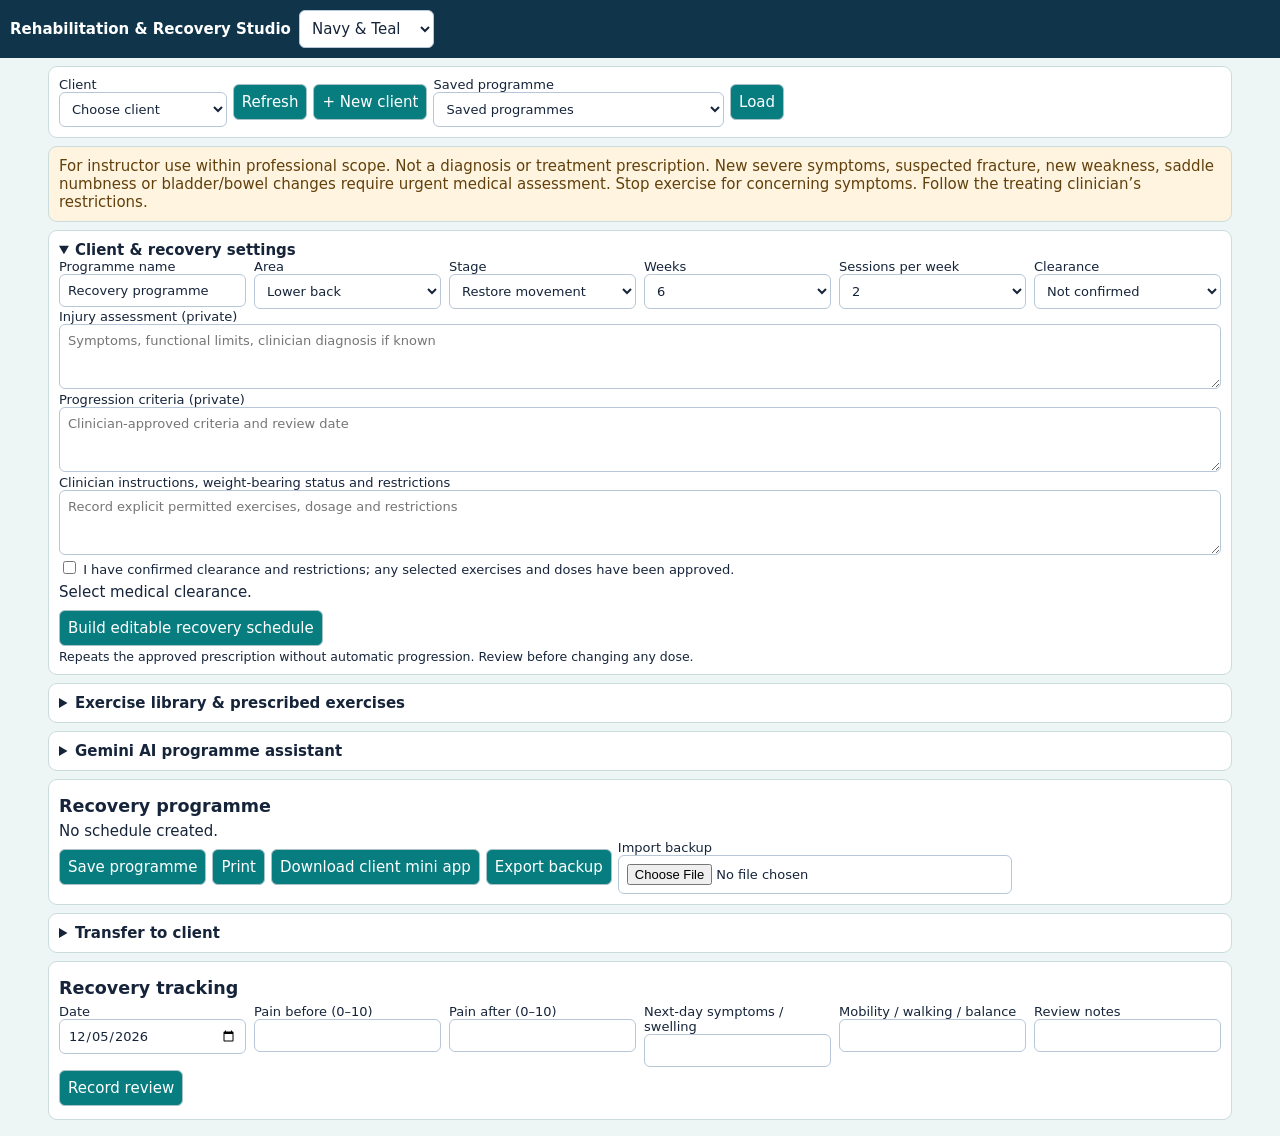
<file: rehab.html>
<!doctype html><html lang="en"><head><meta charset="utf-8"><meta name="viewport" content="width=device-width,initial-scale=1"><title>Recovery Studio</title><style> *{box-sizing:border-box}body{font:15px system-ui;margin:0;background:#edf5f5;color:#173448}header{background:#164b58;color:white;padding:10px}main{padding:8px;max-width:1200px;margin:auto}section,details{background:white;border:1px solid #cbdcdd;border-radius:9px;padding:10px;margin-bottom:8px}h2,h3,p{margin:6px 0}summary{font-weight:bold;cursor:pointer}.grid{display:grid;grid-template-columns:repeat(auto-fit,minmax(min(100%,180px),1fr));gap:8px}label{display:block;font-size:13px}input,select,textarea,button{font:inherit;padding:8px;border:1px solid #a9c2c6;border-radius:6px;max-width:100%}input:not([type=checkbox]),select,textarea{width:100%}button{background:#17616b;color:white;cursor:pointer;margin:3px 0}button:disabled{opacity:.45}textarea{min-height:65px}.warn{background:#fff4df;color:#62400c}.row{display:flex;flex-wrap:wrap;gap:6px;align-items:center}small{display:block}table{width:100%;border-collapse:collapse}td,th{padding:5px;border-bottom:1px solid #ddd;text-align:left}@media print{header,.controls,button,details{display:none!important}body{background:white}section{break-inside:avoid}}</style><link rel="stylesheet" href="client-themes.css"><style>@media screen{html[data-client-theme] section:not(.warn),html[data-client-theme] details{background:var(--ct-panel,#fff);border-color:var(--ct-border,#cbdcdd)}html[data-client-theme] button{background:var(--ct-accent);color:white}header{display:flex;align-items:center;gap:8px;flex-wrap:wrap}header select{width:auto}#plan details{margin:4px 0} } @media print{#plan details{display:block!important}#plan details>*{display:block!important}}</style></head><body><header><strong>Rehabilitation & Recovery Studio</strong> <span id="themeSlot"></span></header><main><section class="controls"><div class="row"><label>Client <select id="client"><option value="">Choose client</option></select></label><button id="refresh">Refresh</button><button id="newClient">+ New client</button><label>Saved programme <select id="saved"></select></label><button id="load">Load</button></div></section><section class="warn">For instructor use within professional scope. Not a diagnosis or treatment prescription. New severe symptoms, suspected fracture, new weakness, saddle numbness or bladder/bowel changes require urgent medical assessment. Stop exercise for concerning symptoms. Follow the treating clinician’s restrictions.</section><details open class="controls"><summary>Client & recovery settings</summary><div class="grid"><label>Programme name<input id="name" value="Recovery programme"></label><label>Area<select id="area"></select></label><label>Stage<select id="stage"><option>Restore movement</option><option>Restore stability</option><option>Rebuild strength</option><option>Return to activity</option></select></label><label>Weeks<select id="weeks"><option>2</option><option>4</option><option selected>6</option><option>8</option><option>12</option><option>16</option></select></label><label>Sessions per week<select id="sessions"><option>1</option><option selected>2</option><option>3</option></select></label><label>Clearance<select id="clearance"><option value="">Not confirmed</option><option>Cleared with restrictions</option><option>Cleared for prescribed exercise</option><option>Cleared for exercise without additional restrictions</option></select></label></div><label>Injury assessment (private)<textarea id="assessment" placeholder="Symptoms, functional limits, clinician diagnosis if known"></textarea></label><label>Progression criteria (private)<textarea id="criteria" placeholder="Clinician-approved criteria and review date"></textarea></label><label>Clinician instructions, weight-bearing status and restrictions<textarea id="restrictions" placeholder="Record explicit permitted exercises, dosage and restrictions"></textarea></label><label><input type="checkbox" id="confirm"> I have confirmed clearance and restrictions; any selected exercises and doses have been approved.</label><p id="clearanceStatus" role="status" aria-live="polite"></p><button id="generate">Build editable recovery schedule</button><small>Repeats the approved prescription without automatic progression. Review before changing any dose.</small></details><details class="controls"><summary>Exercise library & prescribed exercises</summary><input id="search" placeholder="Search exercise examples"><div id="library" class="grid"></div><h3>Add clinician-prescribed exercise</h3><div class="grid"><label>Exercise<input id="exname"></label><label>Prescribed dose (sets, reps, hold)<input id="dose"></label><label>Instructions / precautions<input id="notes"></label></div><button id="add">Add to prescription</button><div id="selected"></div></details><details class="controls"><summary>Gemini AI programme assistant</summary><p>Choose AI design for exercise suggestions or prescribed mode to organise existing exercises. Review the exact request before sending.</p><label>AI mode<select id="aiMode"><option value="design">AI programme generator</option><option value="prescribed">Physiotherapist prescribed programme</option></select></label><div id="aiDesignSettings"><label>Available equipment<input id="aiEquipment" value="Bodyweight" placeholder="Bands, chair, gym equipment"></label><label>Anonymous AI brief<textarea id="aiContext" placeholder="Functional limitations, permitted movements, symptoms and restrictions. No identifying information."></textarea></label><small>Include all relevant restrictions here before sending. Private assessment fields are not sent automatically.</small></div><label>Shared Gemini key<input id="aiKey" type="password" autocomplete="off"></label><label>Gemini model<select id="aiModel"><option value="">Automatic (Flash)</option></select></label><button id="refreshModels" type="button">Load available models</button><button id="saveKey">Save key</button><button id="aiTest" type="button">Test Gemini connection</button><p id="aiStatus" role="status" aria-live="polite"></p><button id="aiGenerate">Generate AI schedule draft</button></details><section><h3>Recovery programme</h3><div id="plan">No schedule created.</div><div class="row controls"><button id="save">Save programme</button><button id="print">Print</button><button id="mini">Download client mini app</button><button id="export">Export backup</button><label>Import backup<input type="file" id="import" accept="application/json"></label></div></section><details class="controls"><summary>Transfer to client</summary><button id="transfer">Send editable draft</button><p>Review the draft before saving or publishing. No automatic publishing.</p></details><section><h3>Recovery tracking</h3><div class="grid controls"><label>Date<input type="date" id="date"></label><label>Pain before (0–10)<input type="number" min="0" max="10" id="before"></label><label>Pain after (0–10)<input type="number" min="0" max="10" id="after"></label><label>Next-day symptoms / swelling<input id="next"></label><label>Mobility / walking / balance<input id="mobility"></label><label>Review notes<input id="review"></label></div><button id="record">Record review</button><div id="records"></div></section><p id="status" role="status"></p></main><script src="hub-ai.js"></script><script src="rehab.js"></script><script src="rehab-v5.js"></script><script src="rehab-v53.js"></script></body></html>
</file>
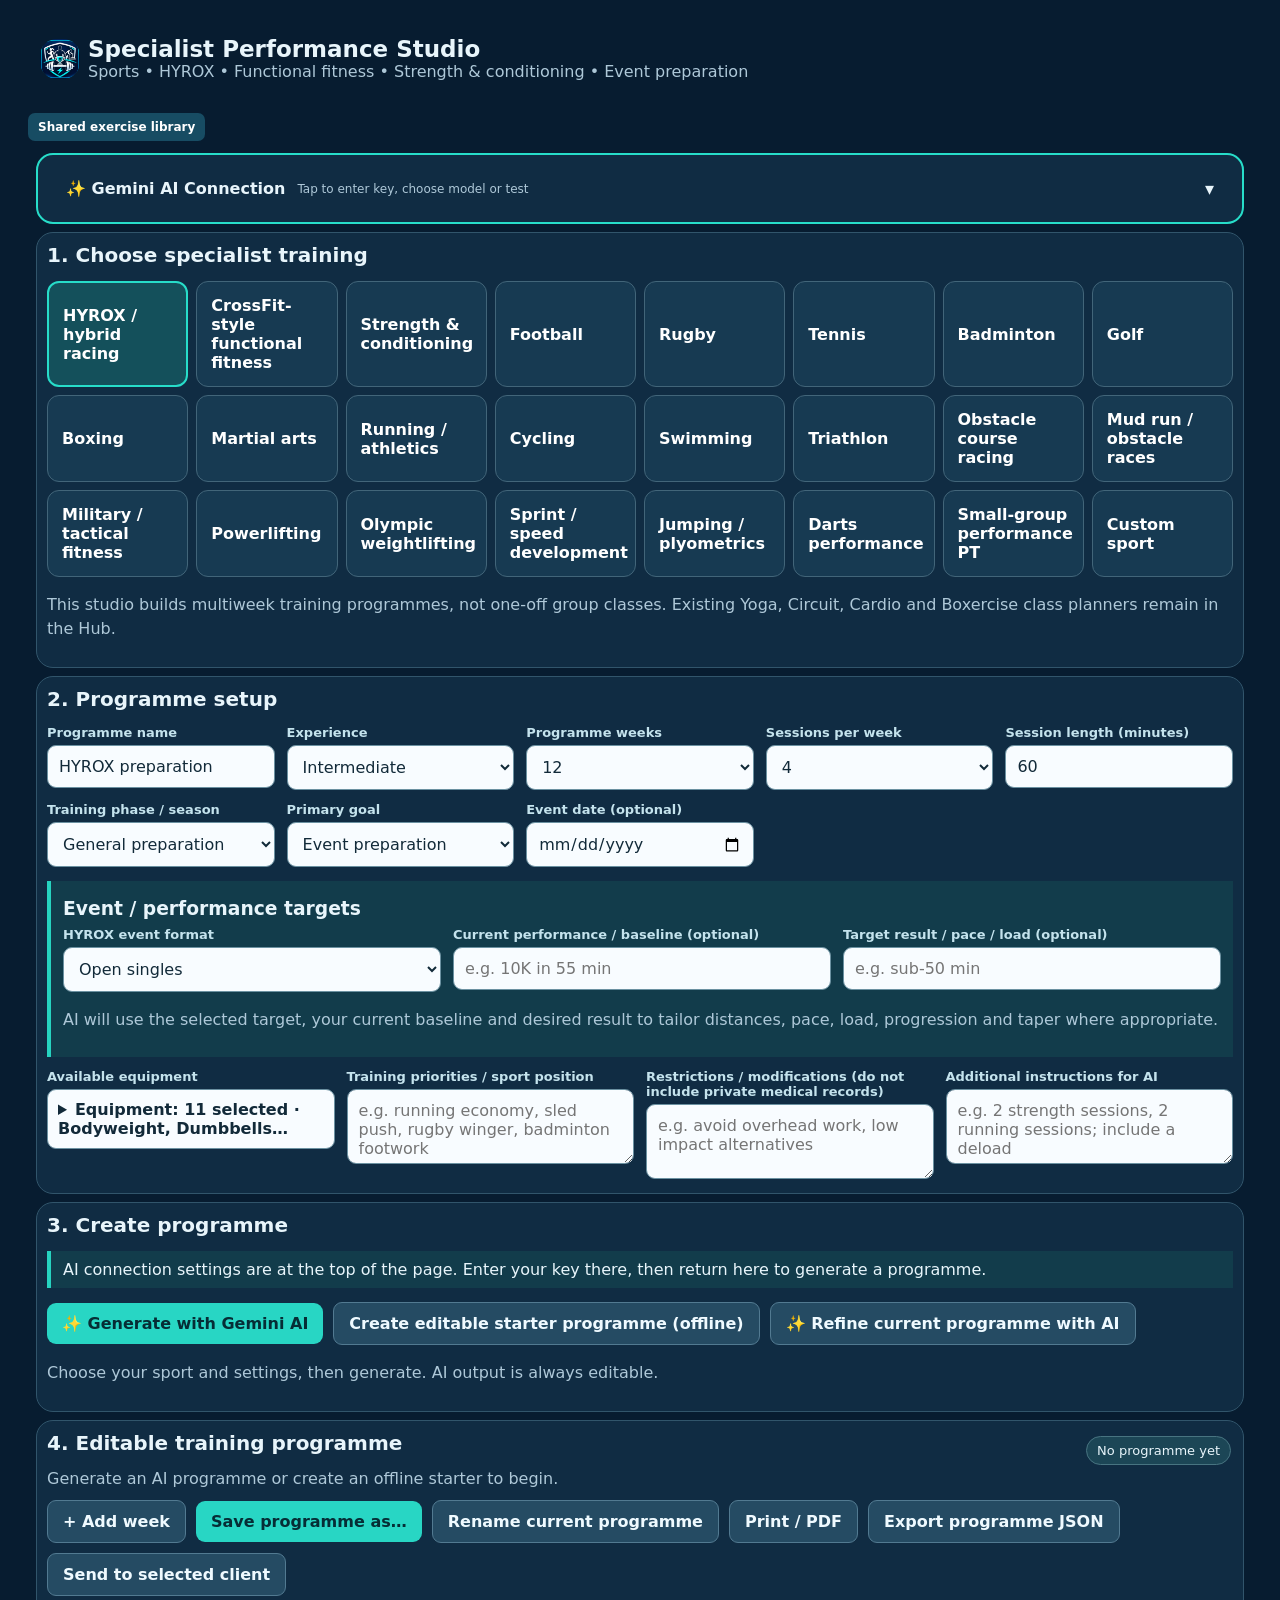
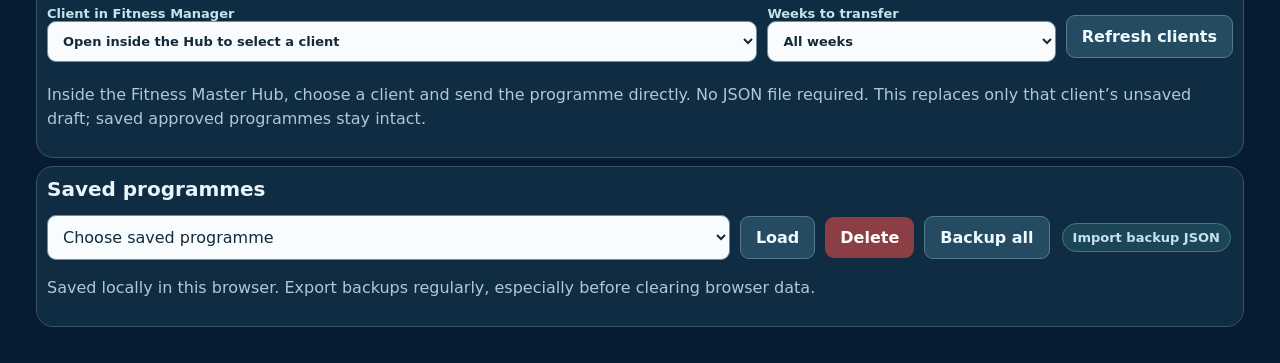
<file: specialist-performance.html>
<!doctype html><html lang="en"><head><script src="shared-exercises.js"></script><script src="shared-ui.js"></script><script src="hub-ai.js"></script><meta charset="utf-8"><meta name="viewport" content="width=device-width,initial-scale=1"><meta name="theme-color" content="#071c30"><title>Specialist Performance Studio V6</title><link rel="icon" href="specialist-icon.png"><style>
:root{font-family:system-ui,-apple-system,Segoe UI,sans-serif;background:#071c30;color:#e8f5fb}*{box-sizing:border-box}body{margin:0;padding:clamp(12px,2.5vw,28px);max-width:1450px;margin:auto}h1{margin:0;font-size:clamp(23px,3vw,34px)}h2{margin:0 0 14px;font-size:20px}h3{margin:8px 0}p{line-height:1.5}.muted,small{color:#aec8d8}.head{display:flex;gap:16px;align-items:center;margin-bottom:20px}.head img{width:76px;height:76px;border-radius:17px}.panel{background:#102c43;border:1px solid #31556b;border-radius:17px;padding:18px;margin:14px 0}.grid{display:grid;grid-template-columns:repeat(auto-fit,minmax(190px,1fr));gap:12px}.row{display:flex;gap:10px;flex-wrap:wrap;align-items:center}.types{display:grid;grid-template-columns:repeat(auto-fit,minmax(140px,1fr));gap:8px}.type{background:#173a52;color:white;border:1px solid #426579;text-align:left;padding:14px;border-radius:12px;font-weight:650;cursor:pointer}.type.active{border:2px solid #27ddc9;background:#14505b}label{display:block;font-size:13px;font-weight:650;color:#c4e3ed;margin-bottom:5px}input,select,textarea{width:100%;padding:11px;border-radius:9px;border:1px solid #6b91a1;background:#f8fcff;color:#122a39;font:inherit}textarea{min-height:75px}button{font:inherit;font-weight:700;padding:11px 15px;border:0;border-radius:9px;background:#28d6c4;color:#062d35;cursor:pointer}button.alt{background:#254b63;color:#effaff;border:1px solid #527a91}button.warn{background:#8b3e43;color:white}button:disabled{opacity:.5;cursor:wait}.field{min-width:0}.pill{display:inline-block;background:#1c4656;border:1px solid #487481;border-radius:30px;padding:6px 10px;font-size:13px;margin:2px}.workout{border:1px solid #40677b;background:#0a2539;border-radius:12px;padding:12px;margin:10px 0}.exercise{display:grid;grid-template-columns:2fr 1fr 1fr 1fr 2fr auto;gap:6px;align-items:center;margin:6px 0}.exercise input{padding:7px;font-size:13px}.exercise button{padding:7px 10px}.week{border:1px solid #41677c;border-radius:13px;margin:12px 0;overflow:hidden}.week>summary{padding:13px;background:#173b52;font-weight:750;cursor:pointer}.weekbody{padding:12px}.notice{border-left:4px solid #26d3c0;padding:9px 12px;background:#123c4b;margin:12px 0}.hide{display:none!important}@media(max-width:700px){.exercise{grid-template-columns:1fr 1fr}.exercise input:first-child{grid-column:1/-1}.head img{width:58px;height:58px}}@media print{body{background:white;color:black}.noprint{display:none!important}.panel,.week,.workout{border:1px solid #999;background:white;color:black;break-inside:avoid}.week>summary{background:#eee;color:black}input{border:0;color:black}button{display:none}}
.equipment-picker{background:#f8fcff;color:#122a39;border-radius:9px;border:1px solid #6b91a1;padding:10px}.equipment-picker summary{cursor:pointer;font-weight:650}.equipment-options{display:grid;grid-template-columns:repeat(auto-fit,minmax(165px,1fr));gap:6px;max-height:220px;overflow:auto;margin-top:10px}.equipment-options label{color:#17394a;font-size:13px;display:flex;align-items:center;gap:7px;margin:0;padding:5px}.equipment-options input{width:auto;accent-color:#007e80}.equipment-picker button{font-size:12px;padding:7px 10px}
/* Dedicated compact print layout: complete programme, regardless of collapsed weeks */
#printSheet{display:none}
@media print{
 @page{size:A4 portrait;margin:10mm 11mm}
 body{margin:0!important;padding:0!important;max-width:none!important;background:#fff!important;color:#111!important;font:9pt/1.22 Arial,sans-serif!important}
 body>*:not(#printSheet){display:none!important}
 #printSheet{display:block!important;width:100%!important;color:#111!important}
 #printSheet h1{font-size:16pt;margin:0 0 3mm;color:#111}
 #printSheet .ps-meta{font-size:8.5pt;margin:0 0 4mm;color:#333}
 #printSheet .ps-week{margin:0 0 4mm;break-before:auto;page-break-before:auto}
 #printSheet .ps-weekhead{background:#e9eff2!important;-webkit-print-color-adjust:exact;print-color-adjust:exact;border:1px solid #aaa;padding:1.5mm 2mm;font-weight:bold;font-size:10pt;break-after:avoid;page-break-after:avoid}
 #printSheet .ps-session{margin:2mm 0 3mm;break-inside:avoid;page-break-inside:avoid}
 #printSheet .ps-session-title{font-weight:bold;font-size:9pt;margin:0 0 1mm}
 #printSheet table{width:100%;border-collapse:collapse;table-layout:fixed;font-size:8pt}
 #printSheet th,#printSheet td{border:1px solid #bbb;padding:1mm 1.5mm;text-align:left;vertical-align:top;overflow-wrap:anywhere}
 #printSheet th{background:#f0f0f0!important;-webkit-print-color-adjust:exact;print-color-adjust:exact}
 #printSheet .ps-foot{font-size:7pt;color:#555;margin-top:3mm}
}
</style><style>.ai-compact{padding:0!important;overflow:hidden}.ai-compact-summary{display:flex;align-items:center;justify-content:space-between;gap:12px;padding:13px 18px;cursor:pointer;font-weight:750;font-size:16px;list-style:none}.ai-compact-summary::-webkit-details-marker{display:none}.ai-compact-summary:after{content:"▾";font-size:18px;margin-left:auto}.ai-compact[open] .ai-compact-summary:after{content:"▴"}.ai-compact-note{font-size:12px;font-weight:400;color:#aec8d8}.ai-compact-body{padding:0 18px 16px}.ai-compact-body .grid{margin-top:12px}@media(max-width:600px){.ai-compact-summary{flex-wrap:wrap}.ai-compact-note{width:100%}}</style><link rel="stylesheet" href="hub-v63.css">
<link rel="stylesheet" href="layout-v79.css"></head><body><header class="head"><img src="specialist-icon.png" alt="Specialist Performance Studio icon"><div><h1>Specialist Performance Studio</h1><div class="muted">Sports • HYROX • Functional fitness • Strength & conditioning • Event preparation</div></div></header>
<details class="panel noprint ai-compact" id="gemini-connection" style="border:2px solid #27ddc9"><summary class="ai-compact-summary">✨ Gemini AI Connection <span class="ai-compact-note">Tap to enter key, choose model or test</span></summary><div class="ai-compact-body"><p class="muted">Enter your Google AI Studio API key privately here. Never paste it into your GitHub files. API usage and limits are separate from your Gemini subscription.</p><div class="grid"><div><label for="key">Gemini API key</label><input id="key" type="password" autocomplete="off" placeholder="Paste your API key here"></div><div><label for="model">Gemini model</label><select id="model"><option value="gemini-2.5-flash">gemini-2.5-flash</option><option value="gemini-2.5-flash-lite">gemini-2.5-flash-lite</option><option value="gemini-2.0-flash">gemini-2.0-flash</option></select></div></div><div class="row" style="margin-top:12px"><button class="alt" id="models">Find available models</button><button class="alt" id="test">Test connection</button><label style="display:flex;align-items:center;gap:8px;margin:0"><input type="checkbox" id="rememberKey" style="width:auto"> Remember key on this device</label><button class="alt" id="clearKey" type="button">Clear saved key</button></div><p class="muted" id="keyHint">Without Remember enabled, your key is retained only for this browser session.</p></div></details><div class="panel noprint"><h2>1. Choose specialist training</h2><div id="types" class="types"></div><p class="muted">This studio builds multiweek training programmes, not one-off group classes. Existing Yoga, Circuit, Cardio and Boxercise class planners remain in the Hub.</p></div>
<div class="panel noprint"><h2>2. Programme setup</h2><div class="grid">
<div class="field"><label>Programme name</label><input id="name" value="HYROX preparation"></div><div class="field"><label>Experience</label><select id="level"><option>Beginner</option><option selected>Intermediate</option><option>Advanced</option><option>Competitive</option></select></div><div class="field"><label>Programme weeks</label><select id="weeks"><option>4</option><option>6</option><option>8</option><option selected>12</option><option>16</option><option>20</option><option>24</option></select></div><div class="field"><label>Sessions per week</label><select id="days"><option>2</option><option>3</option><option selected>4</option><option>5</option><option>6</option></select></div><div class="field"><label>Session length (minutes)</label><input id="minutes" type="number" min="15" max="180" value="60"></div><div class="field"><label>Training phase / season</label><select id="phase"><option>General preparation</option><option>Pre-season</option><option>In-season</option><option>Off-season</option><option>Event peak / taper</option></select></div><div class="field"><label>Primary goal</label><select id="goal"><option>Event preparation</option><option>Improve performance</option><option>Strength</option><option>Power and speed</option><option>Endurance</option><option>Body composition</option><option>Skill development</option><option>Return to regular training</option></select></div><div class="field"><label>Event date (optional)</label><input id="date" type="date"></div></div>
<div id="targetPanel" class="notice" style="margin-top:14px"><h3 id="targetHeading">Event / performance targets</h3><div class="grid"><div class="field"><label id="targetLabel">Target event or distance</label><select id="targetChoice"></select></div><div class="field" id="customTargetWrap" style="display:none"><label>Custom target (include units)</label><input id="customTarget" placeholder="e.g. 15 km or 400 m"></div><div class="field"><label>Current performance / baseline (optional)</label><input id="baseline" placeholder="e.g. 10K in 55 min"></div><div class="field"><label>Target result / pace / load (optional)</label><input id="targetResult" placeholder="e.g. sub-50 min"></div></div><p class="muted" id="targetHint">These targets are included in the AI instructions and saved with the programme.</p></div>
<div class="grid" style="margin-top:12px"><div><label>Available equipment</label><details id="equipmentDropdown" class="equipment-picker"><summary id="equipmentSummary">Select available equipment</summary><div id="equipmentChoices" class="equipment-options"></div><div class="row" style="margin-top:8px"><button type="button" class="alt" id="equipmentAll">Select all</button><button type="button" class="alt" id="equipmentNone">Clear all</button><button type="button" class="alt" id="equipmentAdd">+ Add equipment</button></div></details><input id="equipment" type="hidden"></div><div><label>Training priorities / sport position</label><textarea id="priorities" placeholder="e.g. running economy, sled push, rugby winger, badminton footwork"></textarea></div><div><label>Restrictions / modifications (do not include private medical records)</label><textarea id="limits" placeholder="e.g. avoid overhead work, low impact alternatives"></textarea></div><div><label>Additional instructions for AI</label><textarea id="instructions" placeholder="e.g. 2 strength sessions, 2 running sessions; include a deload"></textarea></div></div></div>
<div class="panel noprint"><h2>3. Create programme</h2><div class="notice" style="margin-bottom:12px">AI connection settings are at the top of the page. Enter your key there, then return here to generate a programme.</div><div class="row" style="margin-top:14px"><button id="ai">✨ Generate with Gemini AI</button><button class="alt" id="template">Create editable starter programme (offline)</button><button class="alt" id="refine">✨ Refine current programme with AI</button></div><p id="status" class="muted" aria-live="polite">Choose your sport and settings, then generate. AI output is always editable.</p></div>
<div class="panel" id="result"><div class="row"><h2 style="flex:1">4. Editable training programme</h2><span id="count" class="pill">No programme yet</span></div><div id="program" class="muted">Generate an AI programme or create an offline starter to begin.</div><div class="row noprint" style="margin-top:12px"><button id="addweek" class="alt">+ Add week</button><button id="save">Save programme as…</button><button id="rename" class="alt">Rename current programme</button><button id="print" class="alt">Print / PDF</button><button id="export" class="alt">Export programme JSON</button><button id="client" class="alt">Send to selected client</button></div><div class="row noprint" style="margin-top:10px"><label style="flex:1;min-width:190px">Client in Fitness Manager<select id="directClient"><option value="">Open inside the Hub to select a client</option></select></label><label>Weeks to transfer<select id="directWeeks"><option value="all">All weeks</option><option value="first">First week only</option></select></label><button class="alt" id="refreshClients" type="button">Refresh clients</button></div><p class="muted noprint" id="transferHint">Inside the Fitness Master Hub, choose a client and send the programme directly. No JSON file required. This replaces only that client’s unsaved draft; saved approved programmes stay intact.</p></div>
<div class="panel noprint"><h2>Saved programmes</h2><div class="row"><select id="saved" style="flex:1;min-width:200px"></select><button class="alt" id="load">Load</button><button class="warn" id="delete">Delete</button><button class="alt" id="backup">Backup all</button><label style="margin:0"><span class="pill">Import backup JSON</span><input type="file" id="import" accept="application/json,.json" style="display:none"></label></div><p class="muted">Saved locally in this browser. Export backups regularly, especially before clearing browser data.</p></div>
<div id="printSheet" aria-hidden="true"></div>
<script>
'use strict';const $=id=>document.getElementById(id);const TYPES=['HYROX / hybrid racing','CrossFit-style functional fitness','Strength & conditioning','Football','Rugby','Tennis','Badminton','Golf','Boxing','Martial arts','Running / athletics','Cycling','Swimming','Triathlon','Obstacle course racing','Mud run / obstacle races','Military / tactical fitness','Powerlifting','Olympic weightlifting','Sprint / speed development','Jumping / plyometrics','Darts performance','Small-group performance PT','Custom sport'];let type=TYPES[0],current=null;const STORE='specialist_performance_v1';const safe=s=>String(s??'').replace(/[&<>"']/g,c=>({'&':'&amp;','<':'&lt;','>':'&gt;','"':'&quot;',"'":'&#39;'}[c]));const uid=()=>Math.random().toString(36).slice(2)+Date.now().toString(36);const val=id=>$(id).value;const status=(s)=>$('status').textContent=s;
const TARGETS={
 'Running / athletics':{label:'Running event / distance',items:['5K','10K','Half marathon (21.1 km)','Marathon (42.2 km)','1 mile','1500 m','800 m','400 m','200 m','100 m','Ultramarathon','Trail running','Custom distance']},
 'Cycling':{label:'Cycling event / distance',items:['20 km time trial','40 km time trial','50 km sportive','100 km sportive','100 miles','Hill climb','Track sprint','Multi-day event','Custom distance']},
 'Swimming':{label:'Swimming event / distance',items:['50 m','100 m','200 m','400 m','800 m','1500 m','Open-water 1 km','Open-water 3 km','Open-water 5 km','Custom distance']},
 'Triathlon':{label:'Triathlon format',items:['Super sprint','Sprint','Olympic / standard','Middle distance / 70.3','Full distance','Duathlon','Aquathlon','Custom event']},
 'HYROX / hybrid racing':{label:'HYROX event format',items:['Open singles','Pro singles','Open doubles','Pro doubles','Mixed doubles','Relay','First event / general preparation','Custom event']},
 'CrossFit-style functional fitness':{label:'Performance emphasis',items:['General functional fitness','Competition preparation','Benchmark WOD','Olympic lifting','Gymnastics skills','Aerobic engine','Custom target']},
 'Strength & conditioning':{label:'Performance emphasis',items:['Maximal strength','Power / explosiveness','Strength endurance','Hypertrophy','Speed and agility','In-season maintenance','Custom target']},
 'Powerlifting':{label:'Lift / competition goal',items:['Full power meet','Squat 1RM','Bench press 1RM','Deadlift 1RM','Strength total','Custom target']},
 'Olympic weightlifting':{label:'Lift / competition goal',items:['Snatch','Clean and jerk','Competition total','Technique development','Custom target']},
 'Sprint / speed development':{label:'Sprint distance',items:['60 m','100 m','200 m','400 m','Acceleration 10–30 m','Repeated sprint ability','Custom distance']},
 'Mud run / obstacle races':{label:'Mud run format / distance',items:['First mud run / fun run','5 km','10 km','15 km','Half marathon distance','Long-course obstacle race','Custom distance']},
 'Obstacle course racing':{label:'Event distance',items:['5 km','10 km','Half marathon distance','Long-course obstacle race','Custom distance']},
 'Military / tactical fitness':{label:'Performance target',items:['1.5-mile run','2.4 km run','5 km run','Loaded march / ruck','Fitness assessment','Custom target']},
 'Darts performance':{label:'Performance focus',items:['Throwing consistency','Match endurance','Accuracy and checkout practice','Posture and shoulder endurance','Custom target']}
};
function targetSpec(){return TARGETS[type]||{label:'Sport-specific performance target',items:['General sport performance','Speed and agility','Strength and power','Endurance / conditioning','Skills and technique','Competition preparation','Custom target']}}
function updateTargetChoices(reset=true){const spec=targetSpec(),sel=$('targetChoice'),old=sel.value;$('targetLabel').textContent=spec.label;sel.innerHTML=spec.items.map(x=>`<option value="${safe(x)}">${safe(x)}</option>`).join('');if(!reset&&spec.items.includes(old))sel.value=old;updateCustomTarget()}
function updateCustomTarget(){const v=val('targetChoice');$('customTargetWrap').style.display=/custom/i.test(v)?'block':'none';$('targetHint').textContent='AI will use the selected target, your current baseline and desired result to tailor distances, pace, load, progression and taper where appropriate.'}
$('targetChoice').addEventListener('change',updateCustomTarget);
function renderTypes(){ $('types').innerHTML=TYPES.map((t,i)=>`<button class="type ${t===type?'active':''}" data-type="${i}">${safe(t)}</button>`).join('');$('types').querySelectorAll('[data-type]').forEach(b=>b.onclick=()=>{type=TYPES[+b.dataset.type];renderTypes();$('name').value=type+' programme';updateTargetChoices();});}renderTypes();updateTargetChoices();
const EQUIPMENT_DEFAULT=['Bodyweight','Dumbbells','Kettlebells','Barbell','Rack','Rower','SkiErg','Sled','Sandbag','Wall ball','Treadmill'];
const EQUIPMENT_EXTRA=['Bench','Resistance bands','Cable machine','Medicine ball','Pull-up bar','Gymnastics rings','Plyo box','Jump rope','Exercise bike','Air bike','Elliptical','TRX / suspension trainer','Yoga mat','BOSU','Agility ladder','Cones','Battle ropes','Weighted vest','Foam roller','Swimming pool','Track','Hurdles','Stairs','Heavy bag','Boxing pads','Tennis racket','Badminton racket','Football','Rugby ball'];
let equipmentOptions=Array.from(new Set([...EQUIPMENT_DEFAULT,...EQUIPMENT_EXTRA]));let equipmentSelected=new Set(EQUIPMENT_DEFAULT);
function syncEquipment(){const items=equipmentOptions.filter(x=>equipmentSelected.has(x));$('equipment').value=items.join(', ');$('equipmentSummary').textContent=items.length?`Equipment: ${items.length} selected · ${items.slice(0,2).join(', ')}${items.length>2?'…':''}`:'Equipment: None selected (bodyweight-only exercises)';}
function renderEquipment(){const box=$('equipmentChoices');box.replaceChildren();for(const item of equipmentOptions){const lab=document.createElement('label');const inp=document.createElement('input');inp.type='checkbox';inp.checked=equipmentSelected.has(item);inp.addEventListener('change',()=>{if(inp.checked)equipmentSelected.add(item);else equipmentSelected.delete(item);syncEquipment()});lab.append(inp,document.createTextNode(item));box.append(lab)}syncEquipment()}
$('equipmentAll').onclick=()=>{equipmentSelected=new Set(equipmentOptions);renderEquipment()};$('equipmentNone').onclick=()=>{equipmentSelected.clear();renderEquipment()};$('equipmentAdd').onclick=()=>{const x=prompt('Equipment name to add:')?.trim();if(!x)return;const found=equipmentOptions.find(a=>a.toLowerCase()===x.toLowerCase());if(!found)equipmentOptions.push(x);equipmentSelected.add(found||x);renderEquipment()};renderEquipment();
function config(){return {type,name:val('name').trim()||type+' programme',level:val('level'),weeks:+val('weeks'),days:+val('days'),minutes:+val('minutes')||60,phase:val('phase'),goal:val('goal'),date:val('date'),equipment:val('equipment'),priorities:val('priorities'),limits:val('limits'),instructions:val('instructions'),targetType:val('targetChoice'),customTarget:val('customTarget').trim(),baseline:val('baseline').trim(),targetResult:val('targetResult').trim()}}
const LIB={ocr:[['Trail run / walk','20–30 min','Conversational effort; use safe terrain'],['Hill repeats','4 × 45 sec','Walk downhill to recover'],['Bear crawl','3 × 15 m','Controlled trunk and shoulder position'],['Step-ups and reverse lunges','3 × 8 each','Use stable low step'],['Grip practice','3 × 20 sec','Supported hangs if safe equipment available; otherwise towel squeezes'],['Loaded carry','3 × 30 m','Use available weights or unloaded march'],['Obstacle transition practice','4 × 2 min','Alternate easy running and crawling; supervised low obstacles only'],['Rope / monkey bar preparation','3 × 6','Supported pulling if equipment available; otherwise prone arm pulls']],hyrox:[['Easy run / intervals','20–35 min','Aerobic base and technique'],['Sled push / pull','4 × 15–25 m','Controlled load and smooth transitions'],['SkiErg + rower','4 × 500 m','Sustainable race pace'],['Sandbag lunges + wall balls','3 × 12–20','Maintain technique under fatigue']],crossfit:[['Squat / hinge strength','4 × 5','Technical quality'],['EMOM conditioning','12–18 min','Scale intensity and movements'],['Pull / push gymnastics skill','4 × 6–10','Use regressions'],['Mixed-modal AMRAP','12–20 min','Steady sustainable pacing']],strength:[['Squat or trap-bar deadlift','4 × 5','Progress load gradually'],['Upper-body push and pull','3 × 8','Balanced movement patterns'],['Power / jumps','4 × 3','Fresh, explosive reps'],['Zone 2 conditioning','25 min','Easy aerobic work']],running:[['Easy aerobic run','30 min','Conversational effort'],['Intervals / tempo','5 × 3 min','Recovery between reps'],['Strength for runners','3 × 8','Hips, calves and trunk'],['Long aerobic session','45–75 min','Build gradually']],sports:[['Movement skills and agility','5 × 3 min','Sport-specific footwork'],['Lower-body strength','4 × 6','Unilateral control'],['Upper-body strength','3 × 8','Sport-specific push/pull'],['Intervals and recovery','6 × 2 min','Work:rest matched to sport']]};
function offline(){const c=config(),k=/obstacle|mud run/i.test(type)?'ocr':/hyrox/i.test(type)?'hyrox':/crossfit/i.test(type)?'crossfit':/strength|powerlift|weightlift|plyometric/i.test(type)?'strength':/running|athletics|triathlon/i.test(type)?'running':'sports',pool=LIB[k];const weeks=Array.from({length:c.weeks},(_,w)=>({name:'Week '+(w+1),focus:w===c.weeks-1?'Taper / review':(w+1)%4===0?'Recovery / deload':'Progressive training',sessions:Array.from({length:c.days},(_,d)=>({name:'Session '+(d+1),focus:['Strength','Conditioning','Skill','Endurance','Mixed'][d%5],exercises:[pool[d%pool.length],pool[(d+1)%pool.length],pool[(d+2)%pool.length]].map((x,i)=>({name:x[0],prescription:x[1],rest:i===0?'90s':'60s',notes:x[2]}))}))}));return {id:uid(),created:new Date().toISOString(),config:c,summary:'Editable starter structure; not an AI-generated or individually periodised training plan. Review progression and suitability before use.',weeks}};
function valid(p){if(!p||!Array.isArray(p.weeks)||!p.weeks.length)throw Error('Response has no training weeks');p.weeks=p.weeks.slice(0,24).map((w,i)=>({name:String(w.name||'Week '+(i+1)),focus:String(w.focus||''),sessions:(Array.isArray(w.sessions)?w.sessions:[]).slice(0,7).map((s,j)=>({name:String(s.name||'Session '+(j+1)),focus:String(s.focus||''),exercises:(Array.isArray(s.exercises)?s.exercises:[]).slice(0,18).map(e=>({name:String(e.name||'Exercise'),prescription:String(e.prescription||e.sets||''),rest:String(e.rest||''),notes:String(e.notes||'')}))}))}));p.id=p.id||uid();p.config=p.config||config();p.summary=String(p.summary||'');return p}
function show(){if(!current){$('program').textContent='Generate a programme to begin.';return}$('count').textContent=current.weeks.length+' weeks · '+current.weeks.reduce((n,w)=>n+w.sessions.length,0)+' sessions';$('program').innerHTML=`<h3>${safe(current.config.name)}</h3><p>${safe(current.summary)}</p><div class="row">${[current.config.type,current.config.level,current.config.goal].map(x=>`<span class="pill">${safe(x)}</span>`).join('')}</div>`+current.weeks.map((w,wi)=>`<details class="week" ${wi===0?'open':''}><summary>${safe(w.name)} — ${safe(w.focus)} (${w.sessions.length} sessions)</summary><div class="weekbody"><div class="row noprint"><button class="alt" data-action="addsession" data-w="${wi}">+ Session</button><button class="warn" data-action="delweek" data-w="${wi}">Delete week</button></div>${w.sessions.map((s,si)=>`<div class="workout"><div class="row"><input aria-label="Session name" data-w="${wi}" data-s="${si}" data-field="name" value="${safe(s.name)}" style="flex:1;min-width:150px"><input aria-label="Session focus" data-w="${wi}" data-s="${si}" data-field="focus" value="${safe(s.focus)}" style="flex:1;min-width:150px"><button class="alt noprint" data-action="addexercise" data-w="${wi}" data-s="${si}">+ Exercise</button><button class="warn noprint" data-action="delsession" data-w="${wi}" data-s="${si}">× Session</button></div>${s.exercises.map((e,ei)=>`<div class="exercise"><input aria-label="Exercise" data-w="${wi}" data-s="${si}" data-e="${ei}" data-field="name" value="${safe(e.name)}"><input aria-label="Sets / reps / time" data-w="${wi}" data-s="${si}" data-e="${ei}" data-field="prescription" value="${safe(e.prescription)}"><input aria-label="Rest" data-w="${wi}" data-s="${si}" data-e="${ei}" data-field="rest" value="${safe(e.rest)}"><input aria-label="Notes" data-w="${wi}" data-s="${si}" data-e="${ei}" data-field="notes" value="${safe(e.notes)}" style="grid-column:span 2"><button class="warn noprint" data-action="delexercise" data-w="${wi}" data-s="${si}" data-e="${ei}">×</button></div>`).join('')}</div>`).join('')}</div></details>`).join('');$('program').querySelectorAll('[data-field]').forEach(el=>el.onchange=()=>{const w=current.weeks[+el.dataset.w],s=w.sessions[+el.dataset.s];(el.dataset.e===undefined?s:s.exercises[+el.dataset.e])[el.dataset.field]=el.value});$('program').querySelectorAll('[data-action]').forEach(b=>b.onclick=()=>{const w=+b.dataset.w,s=+b.dataset.s,e=+b.dataset.e;switch(b.dataset.action){case'addsession':current.weeks[w].sessions.push({name:'New session',focus:'',exercises:[]});break;case'delweek':if(confirm('Delete this week?'))current.weeks.splice(w,1);break;case'addexercise':current.weeks[w].sessions[s].exercises.push({name:'New exercise',prescription:'3 × 8',rest:'60s',notes:''});break;case'delsession':if(confirm('Delete this session?'))current.weeks[w].sessions.splice(s,1);break;case'delexercise':current.weeks[w].sessions[s].exercises.splice(e,1);break}show()})}
function extractJson(s){s=s.replace(/```(?:json)?/gi,'').replace(/```/g,'').trim();try{return JSON.parse(s)}catch(e){const a=s.indexOf('{'),b=s.lastIndexOf('}');if(a<0||b<a)throw Error('Gemini did not return JSON');return JSON.parse(s.slice(a,b+1))}}
async function askGemini(refine=false){const key=val('key').trim();if(!key)throw Error('Enter your Gemini API key under Gemini connection');const c=config();if(c.weeks*c.days>110)throw Error('Reduce the programme length or sessions per week for a single AI request');const instruction=`You are an experienced qualified sports performance coach. Create a safe, realistic and specific progressive multiweek training programme. Sport/training: ${JSON.stringify(c)}. Exactly ${c.weeks} weeks, exactly ${c.days} sessions per week, appropriate session length ${c.minutes} minutes. Use the selected event/distance/performance target, baseline and desired result in the actual session prescriptions, distances, intervals, pace or intensity; if a custom target is selected use its entered value. Respect available equipment, sport demands, experience and limitations; use realistic progression, warmups, conditioning, deload and taper as appropriate. Avoid overprescribing maximal efforts. For mud runs and obstacle racing include trail running, hills, grip, carries, crawling, safe supervised rope and monkey bar progressions only when equipment is available, and scaled obstacle transitions. For HYROX cover running and stations, for functional fitness include scaled technical skill, for sports use relevant strength, movement and conditioning. No medical diagnoses. ${refine?'Improve the existing programme using new instructions and preserve useful existing content. Existing programme: '+JSON.stringify(current):''} Return ONLY JSON object schema {"summary":"brief progression rationale","weeks":[{"name":"Week 1","focus":"base","sessions":[{"name":"Day 1","focus":"strength","exercises":[{"name":"Warm-up","prescription":"8 min","rest":"","notes":"..."}]}]}]}. Every exercise must have prescription and notes. No markdown.`;const model=val('model');const resp=await fetch('https://generativelanguage.googleapis.com/v1beta/models/'+encodeURIComponent(model)+':generateContent',{method:'POST',headers:{'Content-Type':'application/json','x-goog-api-key':key},body:JSON.stringify({contents:[{parts:[{text:instruction}]}],generationConfig:{temperature:0.45,responseMimeType:'application/json',maxOutputTokens:65536}})});const j=await resp.json();if(!resp.ok)throw Error(j.error?.message||'Gemini request failed ('+resp.status+')');const t=(j.candidates?.[0]?.content?.parts||[]).map(x=>x.text||'').join('');if(!t)throw Error('No Gemini programme returned; try fewer weeks');const out=valid(extractJson(t));if(out.weeks.length!==c.weeks||out.weeks.some(w=>w.sessions.length!==c.days))throw Error('Gemini returned an incomplete programme. Try fewer weeks or sessions; existing programme was not replaced.');out.config=c;return out}
async function runAI(refine=false){const btn=$(refine?'refine':'ai');btn.disabled=true;status('Generating with Gemini… longer programmes can take time.');try{const p=await askGemini(refine);current=p;show();status('Gemini programme ready. Edit, save or export it.')}catch(e){status('Could not generate: '+e.message)}finally{btn.disabled=false}}
$('ai').onclick=()=>runAI();$('refine').onclick=()=>{if(!current)return status('Create a programme before refining');runAI(true)};$('template').onclick=()=>{current=offline();show();status('Offline starter created. This is a template, not Gemini AI.')} ;$('addweek').onclick=()=>{if(!current)return;current.weeks.push({name:'Week '+(current.weeks.length+1),focus:'',sessions:[]});show()};
function restoreConfig(c){if(!c)return;type=c.type||type;renderTypes();updateTargetChoices();for(const id of ['name','level','weeks','days','minutes','phase','goal','date','priorities','limits','instructions','baseline','targetResult','customTarget']){if(c[id]!==undefined&&$(id))$(id).value=c[id]}if(c.targetType&&Array.from($('targetChoice').options).some(x=>x.value===c.targetType))$('targetChoice').value=c.targetType;updateCustomTarget();if(c.equipment!==undefined){const items=c.equipment.split(',').map(x=>x.trim()).filter(Boolean);for(const x of items)if(!equipmentOptions.includes(x))equipmentOptions.push(x);equipmentSelected=new Set(items);renderEquipment()}}
function readStore(){try{return JSON.parse(localStorage.getItem(STORE)||'{}')}catch{return {}}}function writeStore(v){localStorage.setItem(STORE,JSON.stringify(v))}function listSaved(){const s=readStore();$('saved').innerHTML='<option value="">Choose saved programme</option>'+Object.entries(s).map(([id,p])=>`<option value="${safe(id)}">${safe(p.config?.name||'Untitled')} · ${safe(p.config?.type||'')}</option>`).join('')}
$('save').onclick=()=>{if(!current)return status('Create a programme first');const name=prompt('Save programme as — enter a name:',current.config?.name||val('name'));if(name===null)return;if(!name.trim())return status('Please enter a programme name.');const s=readStore();const copy=structuredClone(current);copy.id=uid();copy.config={...copy.config,name:name.trim()};copy.created=new Date().toISOString();try{s[copy.id]=copy;writeStore(s);current=copy;$('name').value=copy.config.name;listSaved();$('saved').value=copy.id;show();status('Saved as "'+copy.config.name+'". Other saved versions are unchanged.')}catch(e){status('Save failed: '+e.message)}};
$('rename').onclick=()=>{if(!current)return status('Create or load a programme first');const name=prompt('Rename current programme:',current.config.name);if(name===null)return;if(!name.trim())return status('Please enter a programme name.');current.config.name=name.trim();$('name').value=name.trim();const s=readStore();if(s[current.id]){s[current.id]=structuredClone(current);try{writeStore(s);listSaved();$('saved').value=current.id}catch(e){return status('Rename save failed: '+e.message)}}show();status('Programme renamed. Use Save programme as… to create another version.')};$('load').onclick=()=>{const s=readStore();if(!s[val('saved')])return;current=valid(structuredClone(s[val('saved')]));restoreConfig(current.config);show();status('Saved programme loaded.')};$('delete').onclick=()=>{const id=val('saved');if(!id||!confirm('Delete saved programme?'))return;const s=readStore();delete s[id];writeStore(s);listSaved();status('Saved programme deleted.')};function download(obj,name){const blob=new Blob([JSON.stringify(obj,null,2)],{type:'application/json'}),url=URL.createObjectURL(blob),a=document.createElement('a');a.href=url;a.download=name;a.click();setTimeout(()=>URL.revokeObjectURL(url),1000)}$('export').onclick=()=>{if(current)download(current,(current.config.name||'specialist-programme').replace(/[^a-z0-9-_]+/gi,'-')+'.json')};$('backup').onclick=()=>download({format:'specialist-performance-backup-v1',programmes:readStore()},'specialist-all-programmes-backup.json');const transferProtocol='fitness-specialist-direct-v1';
function managerWindow(){try{return window.parent!==window?window.parent:null}catch(e){return null}}
function refreshDirectClients(){const target=managerWindow();if(!target){$('transferHint').textContent='Open Specialist Programmes from the client manager to transfer directly.';return}target.postMessage({protocol:transferProtocol,action:'list-clients'},location.origin);$('transferHint').textContent='Loading clients…'}
$('refreshClients').onclick=refreshDirectClients;
$('directClient').addEventListener('focus',refreshDirectClients);
window.addEventListener('message',e=>{
 if(e.origin!==location.origin||e.source!==managerWindow()||e.data?.protocol!==transferProtocol)return;
 const d=e.data;
 if(d.action==='clients'){
  const sel=$('directClient'),previous=sel.value;
  sel.innerHTML='<option value="">Choose a client…</option>'+(d.clients||[]).map(c=>`<option value="${safe(c.id)}">${safe(c.name)}</option>`).join('');
  if([...sel.options].some(o=>o.value===previous))sel.value=previous;
  $('transferHint').textContent=d.clients?.length?'Choose a client, then Send to selected client.':'No clients found. Add a client in the Client Centre first.';
 }
 if(d.action==='transfer-result'){
  $('transferHint').textContent=d.ok?`Transferred to ${d.clientName}: ${d.days} workout days. Open Programme Creator to edit and save.`:'Transfer failed: '+(d.error||'Unknown error');
  status(d.ok?'Programme sent to Client Manager. Open Programme Creator to review, save, print and publish.':'Client transfer failed: '+(d.error||'Unknown error'));
  if(d.ok){try{window.parent.document.querySelector('[data-tab="clients"]')?.click()}catch(e){}}
 }
});
$('client').onclick=()=>{
 if(!current)return status('Create a programme first');
 const target=managerWindow();if(!target)return status('Open Specialist Programmes from the client manager to transfer directly.');
 const id=val('directClient');if(!id)return status('Choose a client in the dropdown first. Press Refresh clients if needed.');
 const all=val('directWeeks')==='all';
 if(!confirm('Send '+(all?'all '+current.weeks.length+' weeks':'the first week')+' of "'+current.config.name+'" to the selected client as an editable draft? This replaces their current unsaved draft, not approved programmes.'))return;
 target.postMessage({protocol:transferProtocol,action:'transfer',clientId:id,programme:{format:'fitness-client-programme-draft-v1',name:current.config.name,trainingType:current.config.type,summary:current.summary,weeks:all?current.weeks:current.weeks.slice(0,1)}},location.origin);
 status('Sending programme to Client Manager…');
};
if(window.parent!==window)setTimeout(refreshDirectClients,1200);
function printFullProgramme(){
 if(!current){status('Generate or load a programme first');return}
 // Read directly from the programme model, not from collapsed <details> on screen.
 const esc=safe;
 const weeks=Array.isArray(current.weeks)?current.weeks:[];
 const total=weeks.reduce((n,w)=>n+(w.sessions||[]).length,0);
 const meta=[current.config?.type,current.config?.level,current.config?.goal,`${weeks.length} weeks`,`${total} sessions`].filter(Boolean).map(esc).join(' · ');
 let out=`<h1>${esc(current.config?.name||'Specialist training programme')}</h1><div class="ps-meta">${meta}</div>`;
 if(current.summary)out+=`<div class="ps-meta">${esc(current.summary)}</div>`;
 weeks.forEach((w,wi)=>{
  out+=`<section class="ps-week"><div class="ps-weekhead">${esc(w.name||`Week ${wi+1}`)}${w.focus?' — '+esc(w.focus):''}</div>`;
  (w.sessions||[]).forEach((s,si)=>{
   out+=`<section class="ps-session"><div class="ps-session-title">${esc(s.name||`Session ${si+1}`)}${s.focus?' — '+esc(s.focus):''}</div>`;
   const exercises=s.exercises||[];
   if(exercises.length){
    out+='<table><colgroup><col style="width:31%"><col style="width:21%"><col style="width:12%"><col style="width:36%"></colgroup><thead><tr><th>Exercise / drill</th><th>Sets · reps · time / distance</th><th>Rest</th><th>Notes / progression</th></tr></thead><tbody>';
    exercises.forEach(e=>{out+=`<tr><td>${esc(e.name)}</td><td>${esc(e.prescription)}</td><td>${esc(e.rest)}</td><td>${esc(e.notes)}</td></tr>`});
    out+='</tbody></table>';
   }else out+='<div>No exercises listed</div>';
   out+='</section>';
  });
  out+='</section>';
 });
 out+='<div class="ps-foot">Complete training programme · Check exercise prescriptions and suitability before use.</div>';
 $('printSheet').innerHTML=out;
 window.print();
}
$('print').onclick=printFullProgramme;$('import').onchange=async e=>{const f=e.target.files?.[0];if(!f)return;try{const o=JSON.parse(await f.text());if(o.format!=='specialist-performance-backup-v1'||!o.programmes)throw Error('Not a Specialist Studio backup');const s=readStore();for(const [id,p]of Object.entries(o.programmes))s[id]=valid(p);writeStore(s);listSaved();status('Backup imported.')}catch(err){status('Import failed: '+err.message)}e.target.value=''};
$('models').onclick=async()=>{const key=val('key').trim();if(!key)return status('Enter API key first');status('Checking available Gemini models…');try{const r=await fetch('https://generativelanguage.googleapis.com/v1beta/models?pageSize=100',{headers:{'x-goog-api-key':key}}),j=await r.json();if(!r.ok)throw Error(j.error?.message||'Model lookup failed');const m=(j.models||[]).filter(x=>x.supportedGenerationMethods?.includes('generateContent')).map(x=>x.name.replace('models/',''));if(!m.length)throw Error('No compatible models returned');$('model').innerHTML=m.map(x=>`<option value="${safe(x)}">${safe(x)}</option>`).join('');status(m.length+' available models found. Choose one.')}catch(e){status(e.message)}};$('test').onclick=async()=>{const key=val('key').trim();if(!key)return status('Enter API key first');status('Testing connection…');try{const r=await fetch('https://generativelanguage.googleapis.com/v1beta/models/'+encodeURIComponent(val('model'))+':generateContent',{method:'POST',headers:{'Content-Type':'application/json','x-goog-api-key':key},body:JSON.stringify({contents:[{parts:[{text:'Reply with OK'}]}],generationConfig:{maxOutputTokens:30}})}),j=await r.json();if(!r.ok)throw Error(j.error?.message||'Connection failed');status('Gemini connection works.')}catch(e){status('Connection failed: '+e.message)}};

// Optional device-only key persistence. Never embed credentials in exported HTML or backups.
(function(){const field=document.getElementById('key'),remember=document.getElementById('rememberKey'),clear=document.getElementById('clearKey'),hint=document.getElementById('keyHint');const storageName='specialistPerformanceGeminiKey';try{const saved=localStorage.getItem(storageName);if(saved){field.value=saved;remember.checked=true;hint.textContent='Key restored from this browser on this device.'}else{field.value=sessionStorage.getItem(storageName)||''}}catch(e){}function save(){try{if(remember.checked){localStorage.setItem(storageName,field.value);sessionStorage.removeItem(storageName)}else{localStorage.removeItem(storageName);sessionStorage.setItem(storageName,field.value)} }catch(e){}}field.addEventListener('input',save);remember.addEventListener('change',()=>{save();hint.textContent=remember.checked?'Key saved in this browser on this device until you clear it. Do not use this on a shared device.':'Key retained for this browser session only.'});clear.addEventListener('click',()=>{field.value='';remember.checked=false;try{localStorage.removeItem(storageName);sessionStorage.removeItem(storageName)}catch(e){}hint.textContent='Saved key cleared from this browser.'})})();
listSaved();</script><script src="layout-v79.js"></script></body></html>
</file>
<file: client-themes.css>
@media screen{
#clientTheme{width:auto;max-width:130px;padding:6px;font-size:12px;flex:none}#specialistCentreFrame{display:block;width:100%;height:calc(100dvh - 105px);min-height:400px;border:0;border-radius:8px}.wrap:has(#specialistCentreFrame){max-width:none!important} 
html[data-client-theme=navy]{--ct-head:#10354a;--ct-accent:#087d80;--ct-bg:#edf5f5;--ct-soft:#dcefee}
html[data-client-theme=light]{--ct-head:#475569;--ct-accent:#475569;--ct-bg:#f8fafc;--ct-soft:#e2e8f0}
html[data-client-theme=ocean]{--ct-head:#124b83;--ct-accent:#1268b2;--ct-bg:#eaf4ff;--ct-soft:#d5eaff}
html[data-client-theme=forest]{--ct-head:#24563d;--ct-accent:#287348;--ct-bg:#edf6ed;--ct-soft:#dceedd}
html[data-client-theme=purple]{--ct-head:#523677;--ct-accent:#7448a0;--ct-bg:#f4eefb;--ct-soft:#e9ddf6}
html[data-client-theme=dark]{--ct-head:#101827;--ct-accent:#256b82;--ct-bg:#111827;--ct-soft:#334155;--ct-text:#e5edf7;--ct-panel:#202c3d;--ct-border:#526176;--ct-muted:#b8c6d9;color-scheme:dark}
html[data-client-theme],html[data-client-theme] body{background:var(--ct-bg)!important;color:var(--ct-text,#16243a)!important}html[data-client-theme] body>header{background:var(--ct-head)!important}html[data-client-theme] #view button.primary{background:var(--ct-accent)!important;color:white!important}html[data-client-theme] #view button:not(.primary):not(.danger){background:var(--ct-soft);color:var(--ct-text,#173555)}html[data-client-theme] #view .panel,html[data-client-theme] #view .entry,html[data-client-theme] #view .exercise-detail,html[data-client-theme] #view .exercise-inline-editor,html[data-client-theme] .client-ex-dialog{background:var(--ct-panel,#fff)!important;color:var(--ct-text,#16243a)!important;border-color:var(--ct-border,#dce5ee)!important}html[data-client-theme] input:not([type=checkbox]),html[data-client-theme] select,html[data-client-theme] textarea{background:var(--ct-panel,#fff)!important;color:var(--ct-text,#16243a)!important;border-color:var(--ct-border,#b7c7d8)!important}html[data-client-theme=dark] .muted{color:var(--ct-muted)!important}html[data-client-theme=dark] .warn,html[data-client-theme=dark] .pill,html[data-client-theme=dark] .badge{color:#17283b}html[data-client-theme=dark] a{color:#91c9ff}html[data-client-theme=dark] .report,html[data-client-theme=dark] .record-card{color:#18283b;color-scheme:light}
}
</file>
<file: hub-v63.css>
@media screen{html{overscroll-behavior-y:none;scroll-padding-top:64px}body{max-width:none!important;width:100%!important;margin:0!important;box-sizing:border-box;overscroll-behavior-y:none}body>main,body>.wrap,body>.shell{max-width:none!important;width:100%!important;box-sizing:border-box;margin-inline:auto!important;padding-inline:clamp(8px,1.5vw,20px)!important}body>header,body>main>header{padding:8px 12px!important;min-height:0!important;gap:8px!important}header h1{font-size:clamp(17px,2.4vw,23px)!important;margin:0!important}header>p,header>div>p,header small{font-size:12px!important;margin:2px 0!important}header img{max-height:40px!important;max-width:40px!important;object-fit:contain}body>.card,body>.panel,body>details,body>section.card{max-width:none!important;margin:8px!important;padding:10px!important}button,select,input,textarea{max-width:100%;box-sizing:border-box}iframe[data-v61-frame]{display:block;width:100%!important;min-height:0!important;border:0!important;border-radius:0!important} details>summary{cursor:pointer} }
</file>
<file: layout-v79.css>
/* Layout only: no storage or programme changes. */
@media screen {
body{max-width:none!important;box-sizing:border-box} .shell{max-width:none!important;padding:6px!important} iframe{max-width:100%;box-sizing:border-box}
body.v79-embedded{padding:4px!important;margin:0!important} body.v79-embedded>header{display:none!important}
body.v79-embedded>.card,body.v79-embedded>section.card,body.v79-embedded>details.card{padding:8px!important;margin:5px 0!important;min-width:0}
#classBuilderStudioFrame,#circuitStudioFrame,#pilatesStudioFrame,#seniorsStudioFrame{border:0!important;border-radius:0!important;width:100%!important}
#circuitStudioHost>div:first-child{display:none!important} #circuitStudioHost{padding:0!important;margin:0!important}
#tabs.v79-tabs{display:flex!important;gap:6px!important;overflow:visible!important;position:static!important;margin:4px 0!important;padding:0!important} #tabs.v79-tabs>button[data-type]{display:none!important} #tabs.v79-tabs select{flex:1;min-width:0}
#circuitV53Nav,#instructorQuickBar{position:static!important;inset:auto!important;margin:4px 0!important;padding:4px!important;box-shadow:none!important;flex-wrap:wrap!important;overflow:visible!important;min-height:0!important} #circuitV53Nav button{flex:1 1 auto!important;min-width:0!important;font-size:12px!important;padding:7px!important}
#setupSection .setup-fields{gap:6px!important} #setupSection input,#setupSection select{min-width:0!important;max-width:100%!important;padding:7px!important} #setupSection label{font-size:12px!important}
.v79-shared{position:static!important;inset:auto!important;margin:4px 0!important;padding:7px 10px!important;font-size:12px!important;border-radius:7px!important;max-width:100%}
#library>h2,#library>p.muted,#equipmentstudio>div:first-child{display:none!important} #equipmentstudio>iframe{border:0!important;border-radius:0!important}
#exerciseSafeToolbar{position:relative!important;top:auto!important;z-index:20!important;margin:0 0 5px!important;padding:4px!important} #exerciseSafeToolbar .safe-scroll{display:flex!important;flex-wrap:wrap!important;gap:4px!important;overflow:visible!important} #exerciseSafeToolbar button,#exerciseSafeToolbar summary{font-size:12px!important;padding:7px!important;min-height:32px!important} #exerciseSafeToolbar .safe-popup{max-width:calc(100vw - 24px)!important;box-sizing:border-box} #exerciseSafeSearch{margin:4px 0!important;padding:3px!important} #exerciseSafeSearch label{display:none!important}
#exerciseSafeContent .card{padding:5px!important;margin:4px 0!important} #exerciseList,#exerciseV25Results{gap:5px!important;grid-template-columns:repeat(auto-fill,minmax(125px,1fr))!important} .v76-tile{min-height:70px!important;padding:5px!important} .v76-tile img{height:48px!important} #equipmentManagerList .equipment-manager-grid{grid-template-columns:repeat(auto-fit,minmax(145px,1fr))!important;gap:5px!important} #equipmentManagerList .equipment-manager-item{padding:5px!important;font-size:12px!important}
.v79-fold{margin:4px 0;padding:5px;border:1px solid #aabdc5;border-radius:7px} .v79-fold>summary{cursor:pointer;font-weight:650;font-size:13px;padding:5px}
}
@media screen {
html,body{width:100%!important;max-width:100%!important;margin-inline:0!important;box-sizing:border-box}
body>main.shell,body>main,body>.wrap,body>.shell{width:100%!important;max-width:none!important;min-width:0!important;margin-inline:0!important;box-sizing:border-box}
main.shell>section{max-width:none!important;min-width:0!important;box-sizing:border-box}
}
@media screen {
#equipmentManagerList,#equipmentManagerList .equipment-manager-grid,#exerciseList,#exerciseV25Results,#studio32Results{max-height:none!important;height:auto!important;overflow:visible!important;overscroll-behavior:auto!important}
#equipmentManagerList .equipment-manager-grid{grid-template-columns:repeat(auto-fill,minmax(min(100%,120px),1fr))!important;align-items:stretch!important;gap:6px!important}
#equipmentManagerList .equipment-manager-item{min-width:0!important;min-height:0!important;padding:0!important;overflow:hidden!important}
#equipmentManagerList .equipment-manager-item>.studio26-head[hidden]{display:none!important}
.equipment-v81-tile{display:flex!important;flex-direction:column;align-items:center;justify-content:flex-start;gap:5px;width:100%;height:100%;min-height:96px;padding:7px!important;background:transparent!important;color:inherit!important;border:0!important;white-space:normal!important;overflow-wrap:normal!important;word-break:normal!important;text-align:center;font-size:12px!important;line-height:1.25!important}
.equipment-v81-tile .studio26-photo,.equipment-v81-tile .studio26-photo-empty{width:100%!important;height:58px!important;min-width:0!important;object-fit:contain!important;background-size:contain!important;background-repeat:no-repeat!important;background-position:center!important;flex:none!important}
#equipmentV81Dialog{width:min(620px,92vw);max-height:85dvh;overflow:auto;overscroll-behavior:contain;border:1px solid #9db4c8;border-radius:12px;padding:14px;background:var(--card,#fff);color:var(--text,#17283b)}
#equipmentV81Dialog::backdrop{background:#10283b99}#equipmentV81Dialog .studio26-head{display:flex;flex-wrap:wrap;gap:12px}#equipmentV81Dialog .studio26-main{flex:1 1 240px;min-width:0}#equipmentV81Dialog .studio26-photo{width:110px;height:110px;object-fit:contain}#equipmentV81Dialog .studio26-actions{display:flex;flex-wrap:wrap;gap:6px}.equipment-v81-bar{display:flex;align-items:center;justify-content:space-between;gap:8px;margin-bottom:12px}
body.v79-embedded{overscroll-behavior-y:auto!important;touch-action:pan-y pinch-zoom} #exerciseSafeToolbar .safe-scroll,#circuitV53Nav{touch-action:pan-y pinch-zoom} .v79-fold{min-width:0} 
}
</file>
